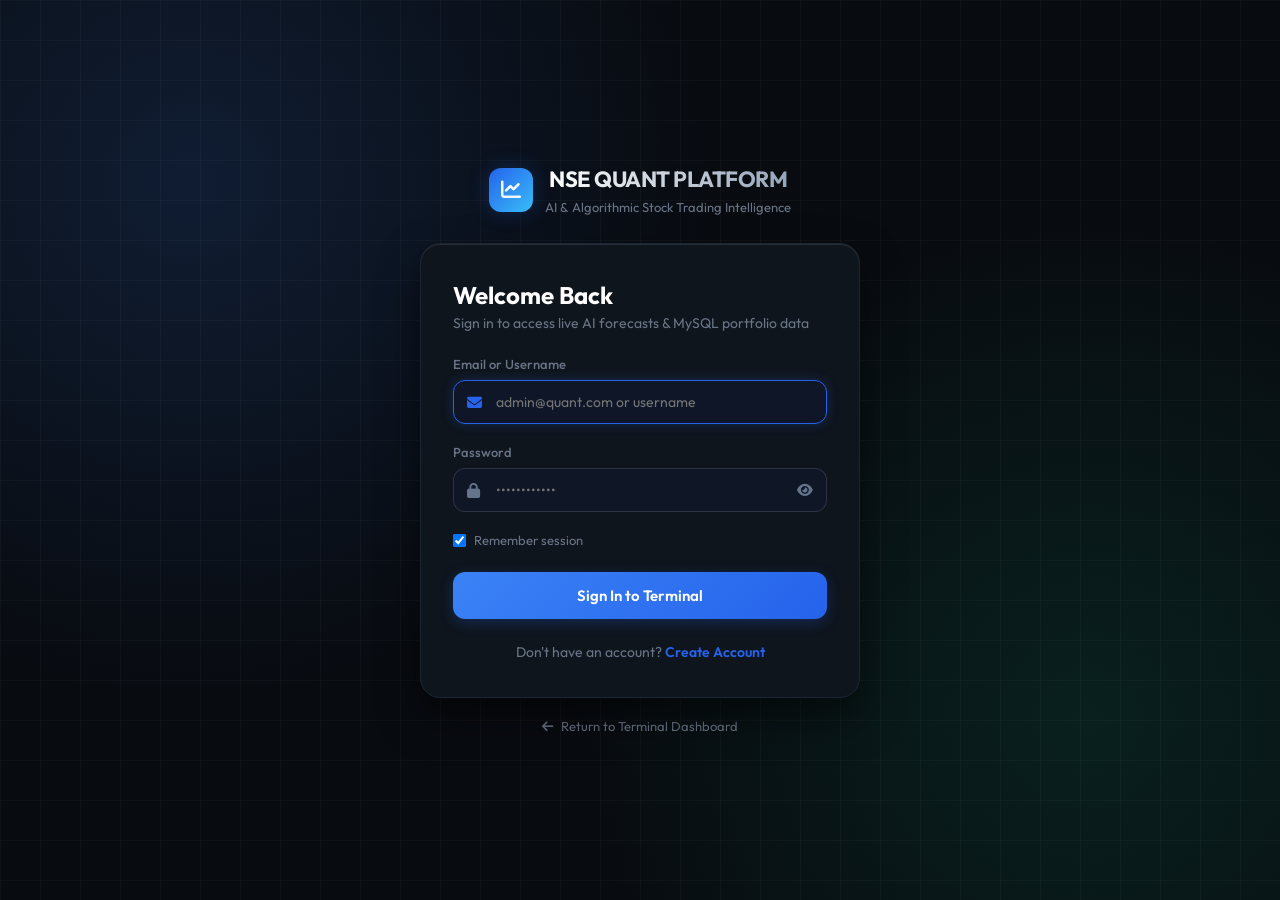
<file: frontend/templates/login.html>
<!DOCTYPE html>
<html lang="en">
<head>
    <meta charset="UTF-8">
    <meta name="viewport" content="width=device-width, initial-scale=1.0">
    <title>Sign In — NSE Quant Stock Predictor</title>
    <link rel="preconnect" href="https://fonts.googleapis.com">
    <link rel="preconnect" href="https://fonts.gstatic.com" crossorigin>
    <link href="https://fonts.googleapis.com/css2?family=Outfit:wght@300;400;500;600;700;800&family=JetBrains+Mono:wght@400;500;600&display=swap" rel="stylesheet">
    <link rel="stylesheet" href="https://cdnjs.cloudflare.com/ajax/libs/font-awesome/6.4.0/css/all.min.css">
    
    <style>
        :root {
            --bg-dark: #080B10;
            --card-bg: #0F151D;
            --card-border: #1C2632;
            --primary: #2563EB;
            --primary-glow: rgba(37, 99, 235, 0.25);
            --accent-green: #10B981;
            --accent-cyan: #38BDF8;
            --text-main: #F5F7FA;
            --text-muted: #697586;
            --danger: #EF4444;
        }

        * {
            box-sizing: border-box;
            margin: 0;
            padding: 0;
            font-family: 'Outfit', -apple-system, BlinkMacSystemFont, sans-serif;
        }

        body {
            background-color: var(--bg-dark);
            background-image: 
                radial-gradient(circle at 15% 20%, rgba(59, 130, 246, 0.15) 0%, transparent 40%),
                radial-gradient(circle at 85% 80%, rgba(16, 185, 129, 0.12) 0%, transparent 40%);
            color: var(--text-main);
            min-height: 100vh;
            display: flex;
            flex-direction: column;
            justify-content: center;
            align-items: center;
            padding: 20px;
            overflow-x: hidden;
        }

        .background-grid {
            position: fixed;
            top: 0;
            left: 0;
            width: 100vw;
            height: 100vh;
            background-size: 40px 40px;
            background-image: 
                linear-gradient(to right, rgba(255, 255, 255, 0.03) 1px, transparent 1px),
                linear-gradient(to bottom, rgba(255, 255, 255, 0.03) 1px, transparent 1px);
            z-index: 0;
            pointer-events: none;
        }

        .auth-container {
            position: relative;
            z-index: 10;
            width: 100%;
            max-width: 440px;
        }

        .brand-header {
            text-align: center;
            margin-bottom: 28px;
        }

        .brand-logo {
            display: inline-flex;
            align-items: center;
            gap: 12px;
            text-decoration: none;
            color: var(--text-main);
        }

        .brand-icon {
            width: 44px;
            height: 44px;
            background: linear-gradient(135deg, var(--primary), var(--accent-cyan));
            border-radius: 12px;
            display: flex;
            align-items: center;
            justify-content: center;
            font-size: 20px;
            box-shadow: 0 0 20px var(--primary-glow);
        }

        .brand-title {
            font-size: 22px;
            font-weight: 700;
            letter-spacing: -0.5px;
            background: linear-gradient(to right, #ffffff, #94a3b8);
            background-clip: text;
            -webkit-background-clip: text;
            -webkit-text-fill-color: transparent;
        }

        .brand-subtitle {
            font-size: 13px;
            color: var(--text-muted);
            margin-top: 6px;
        }

        .auth-card {
            background: var(--card-bg);
            backdrop-filter: blur(16px);
            -webkit-backdrop-filter: blur(16px);
            border: 1px solid var(--card-border);
            border-radius: 20px;
            padding: 36px 32px;
            box-shadow: 0 20px 40px rgba(0, 0, 0, 0.5),
                        inset 0 1px 0 rgba(255, 255, 255, 0.1);
        }

        .card-header {
            margin-bottom: 24px;
        }

        .card-header h2 {
            font-size: 24px;
            font-weight: 700;
            color: #fff;
        }

        .card-header p {
            font-size: 14px;
            color: var(--text-muted);
            margin-top: 4px;
        }

        .alert-box {
            display: none;
            padding: 12px 16px;
            border-radius: 10px;
            font-size: 13px;
            margin-bottom: 20px;
            align-items: center;
            gap: 10px;
        }

        .alert-danger {
            background: rgba(239, 68, 68, 0.15);
            border: 1px solid rgba(239, 68, 68, 0.3);
            color: #fca5a5;
        }

        .alert-success {
            background: rgba(16, 185, 129, 0.15);
            border: 1px solid rgba(16, 185, 129, 0.3);
            color: #6ee7b7;
        }

        .form-group {
            margin-bottom: 20px;
        }

        .form-label {
            display: block;
            font-size: 13px;
            font-weight: 500;
            color: var(--text-muted);
            margin-bottom: 8px;
        }

        .input-wrapper {
            position: relative;
            display: flex;
            align-items: center;
        }

        .input-icon {
            position: absolute;
            left: 14px;
            color: #64748b;
            font-size: 15px;
            transition: color 0.2s;
        }

        .form-input {
            width: 100%;
            padding: 12px 16px 12px 42px;
            background: rgba(15, 23, 42, 0.8);
            border: 1px solid rgba(255, 255, 255, 0.12);
            border-radius: 12px;
            color: #fff;
            font-size: 14px;
            outline: none;
            transition: all 0.2s ease;
        }

        .form-input:focus {
            border-color: var(--primary);
            box-shadow: 0 0 12px var(--primary-glow);
            background: rgba(15, 23, 42, 0.95);
        }

        .form-input:focus + .input-icon {
            color: var(--primary);
        }

        .toggle-pw {
            position: absolute;
            right: 14px;
            background: none;
            border: none;
            color: #64748b;
            cursor: pointer;
            font-size: 14px;
        }

        .toggle-pw:hover {
            color: #fff;
        }

        .form-options {
            display: flex;
            justify-content: space-between;
            align-items: center;
            margin-bottom: 24px;
            font-size: 13px;
        }

        .checkbox-container {
            display: flex;
            align-items: center;
            gap: 8px;
            color: var(--text-muted);
            cursor: pointer;
        }

        .btn-submit {
            width: 100%;
            padding: 14px;
            background: linear-gradient(135deg, #3b82f6, #2563eb);
            border: none;
            border-radius: 12px;
            color: #fff;
            font-size: 15px;
            font-weight: 600;
            cursor: pointer;
            box-shadow: 0 4px 14px var(--primary-glow);
            transition: all 0.2s ease;
            display: flex;
            align-items: center;
            justify-content: center;
            gap: 10px;
        }

        .btn-submit:hover {
            transform: translateY(-1px);
            box-shadow: 0 6px 20px rgba(59, 130, 246, 0.5);
            background: linear-gradient(135deg, #60a5fa, #3b82f6);
        }

        .btn-submit:active {
            transform: translateY(0);
        }

        .auth-footer {
            margin-top: 24px;
            text-align: center;
            font-size: 14px;
            color: var(--text-muted);
        }

        .auth-link {
            color: var(--primary);
            text-decoration: none;
            font-weight: 600;
            transition: color 0.2s;
        }

        .auth-link:hover {
            color: var(--accent-cyan);
            text-decoration: underline;
        }

        .back-link {
            display: inline-flex;
            align-items: center;
            gap: 8px;
            margin-top: 20px;
            font-size: 13px;
            color: var(--text-muted);
            text-decoration: none;
        }

        .back-link:hover {
            color: #fff;
        }

        .spinner {
            display: none;
            width: 18px;
            height: 18px;
            border: 2px solid rgba(255, 255, 255, 0.3);
            border-radius: 50%;
            border-top-color: #fff;
            animation: spin 0.8s linear infinite;
        }

        @keyframes spin {
            to { transform: rotate(360deg); }
        }
    </style>
</head>
<body>
    <div class="background-grid"></div>

    <div class="auth-container">
        <div class="brand-header">
            <a href="/" class="brand-logo">
                <div class="brand-icon"><i class="fa-solid fa-chart-line"></i></div>
                <div>
                    <div class="brand-title">NSE QUANT PLATFORM</div>
                    <div class="brand-subtitle">AI & Algorithmic Stock Trading Intelligence</div>
                </div>
            </a>
        </div>

        <div class="auth-card">
            <div class="card-header">
                <h2>Welcome Back</h2>
                <p>Sign in to access live AI forecasts & MySQL portfolio data</p>
            </div>

            <div id="alert-box" class="alert-box">
                <i id="alert-icon" class="fa-solid fa-circle-exclamation"></i>
                <span id="alert-msg"></span>
            </div>

            <form id="login-form">
                <div class="form-group">
                    <label class="form-label" for="email">Email or Username</label>
                    <div class="input-wrapper">
                        <input type="text" id="email" class="form-input" placeholder="admin@quant.com or username" required autofocus>
                        <i class="fa-solid fa-envelope input-icon"></i>
                    </div>
                </div>

                <div class="form-group">
                    <label class="form-label" for="password">Password</label>
                    <div class="input-wrapper">
                        <input type="password" id="password" class="form-input" placeholder="••••••••••••" required>
                        <i class="fa-solid fa-lock input-icon"></i>
                        <button type="button" class="toggle-pw" onclick="togglePasswordVisibility()">
                            <i id="pw-icon" class="fa-solid fa-eye"></i>
                        </button>
                    </div>
                </div>

                <div class="form-options">
                    <label class="checkbox-container">
                        <input type="checkbox" id="remember" checked>
                        <span>Remember session</span>
                    </label>
                </div>

                <button type="submit" id="btn-login" class="btn-submit">
                    <span id="btn-text">Sign In to Terminal</span>
                    <div id="btn-spinner" class="spinner"></div>
                </button>
            </form>

            <div class="auth-footer">
                Don't have an account? <a href="/register" class="auth-link">Create Account</a>
            </div>
        </div>

        <div style="text-align: center;">
            <a href="/" class="back-link">
                <i class="fa-solid fa-arrow-left"></i> Return to Terminal Dashboard
            </a>
        </div>
    </div>

    <script>
        function showAlert(message, isSuccess = false) {
            const box = document.getElementById("alert-box");
            const msg = document.getElementById("alert-msg");
            const icon = document.getElementById("alert-icon");

            box.className = "alert-box " + (isSuccess ? "alert-success" : "alert-danger");
            icon.className = "fa-solid " + (isSuccess ? "fa-circle-check" : "fa-circle-exclamation");
            msg.textContent = message;
            box.style.display = "flex";
        }

        function togglePasswordVisibility() {
            const pwInput = document.getElementById("password");
            const pwIcon = document.getElementById("pw-icon");
            if (pwInput.type === "password") {
                pwInput.type = "text";
                pwIcon.className = "fa-solid fa-eye-slash";
            } else {
                pwInput.type = "password";
                pwIcon.className = "fa-solid fa-eye";
            }
        }

        document.getElementById("login-form").addEventListener("submit", async function(e) {
            e.preventDefault();
            const email = document.getElementById("email").value.trim();
            const password = document.getElementById("password").value;
            const btn = document.getElementById("btn-login");
            const btnText = document.getElementById("btn-text");
            const btnSpinner = document.getElementById("btn-spinner");

            if (!email || !password) {
                showAlert("Please enter both email/username and password.");
                return;
            }

            btn.disabled = true;
            btnText.textContent = "Authenticating...";
            btnSpinner.style.display = "inline-block";

            try {
                const response = await fetch("/api/auth/login", {
                    method: "POST",
                    headers: { "Content-Type": "application/json" },
                    body: JSON.stringify({ email, password })
                });

                const data = await response.json();

                if (response.ok && data.status === "success") {
                    try { localStorage.removeItem("user_portfolio_holdings"); } catch (e) {}
                    localStorage.setItem("jwt_token", data.token);
                    localStorage.setItem("user_info", JSON.stringify(data.user));
                    showAlert("Authentication successful! Redirecting to Terminal...", true);

                    setTimeout(() => {
                        window.location.href = "/";
                    }, 1000);
                } else {
                    showAlert(data.message || "Invalid credentials. Please try again.");
                    btn.disabled = false;
                    btnText.textContent = "Sign In to Terminal";
                    btnSpinner.style.display = "none";
                }
            } catch (err) {
                showAlert("Connection error: Unable to reach server.");
                btn.disabled = false;
                btnText.textContent = "Sign In to Terminal";
                btnSpinner.style.display = "none";
            }
        });
    </script>
</body>
</html>
</file>
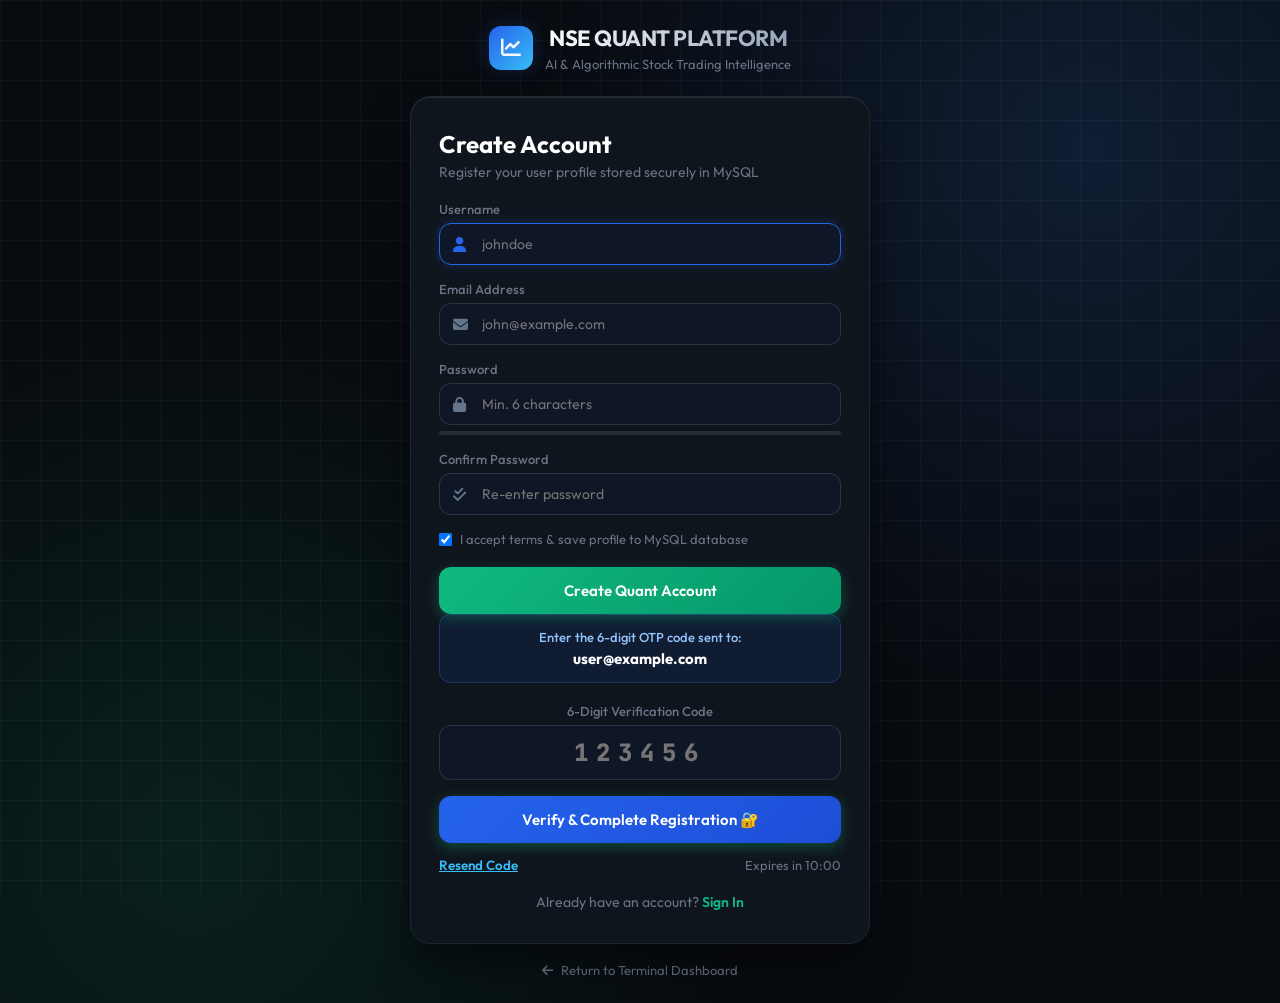
<file: frontend/templates/register.html>
<!DOCTYPE html>
<html lang="en">
<head>
    <meta charset="UTF-8">
    <meta name="viewport" content="width=device-width, initial-scale=1.0">
    <title>Create Account — NSE Quant Stock Predictor</title>
    <link rel="preconnect" href="https://fonts.googleapis.com">
    <link rel="preconnect" href="https://fonts.gstatic.com" crossorigin>
    <link href="https://fonts.googleapis.com/css2?family=Outfit:wght@300;400;500;600;700;800&family=JetBrains+Mono:wght@400;500;600&display=swap" rel="stylesheet">
    <link rel="stylesheet" href="https://cdnjs.cloudflare.com/ajax/libs/font-awesome/6.4.0/css/all.min.css">
    
    <style>
        :root {
            --bg-dark: #080B10;
            --card-bg: #0F151D;
            --card-border: #1C2632;
            --primary: #2563EB;
            --primary-glow: rgba(37, 99, 235, 0.25);
            --accent-green: #10B981;
            --accent-cyan: #38BDF8;
            --text-main: #F5F7FA;
            --text-muted: #697586;
            --danger: #EF4444;
        }

        * {
            box-sizing: border-box;
            margin: 0;
            padding: 0;
            font-family: 'Outfit', -apple-system, BlinkMacSystemFont, sans-serif;
        }

        body {
            background-color: var(--bg-dark);
            background-image: 
                radial-gradient(circle at 85% 15%, rgba(59, 130, 246, 0.15) 0%, transparent 40%),
                radial-gradient(circle at 15% 85%, rgba(16, 185, 129, 0.12) 0%, transparent 40%);
            color: var(--text-main);
            min-height: 100vh;
            display: flex;
            flex-direction: column;
            justify-content: center;
            align-items: center;
            padding: 24px 20px;
            overflow-x: hidden;
        }

        .background-grid {
            position: fixed;
            top: 0;
            left: 0;
            width: 100vw;
            height: 100vh;
            background-size: 40px 40px;
            background-image: 
                linear-gradient(to right, rgba(255, 255, 255, 0.03) 1px, transparent 1px),
                linear-gradient(to bottom, rgba(255, 255, 255, 0.03) 1px, transparent 1px);
            z-index: 0;
            pointer-events: none;
        }

        .auth-container {
            position: relative;
            z-index: 10;
            width: 100%;
            max-width: 460px;
        }

        .brand-header {
            text-align: center;
            margin-bottom: 24px;
        }

        .brand-logo {
            display: inline-flex;
            align-items: center;
            gap: 12px;
            text-decoration: none;
            color: var(--text-main);
        }

        .brand-icon {
            width: 44px;
            height: 44px;
            background: linear-gradient(135deg, var(--primary), var(--accent-cyan));
            border-radius: 12px;
            display: flex;
            align-items: center;
            justify-content: center;
            font-size: 20px;
            box-shadow: 0 0 20px var(--primary-glow);
        }

        .brand-title {
            font-size: 22px;
            font-weight: 700;
            letter-spacing: -0.5px;
            background: linear-gradient(to right, #ffffff, #94a3b8);
            background-clip: text;
            -webkit-background-clip: text;
            -webkit-text-fill-color: transparent;
        }

        .brand-subtitle {
            font-size: 13px;
            color: var(--text-muted);
            margin-top: 4px;
        }

        .auth-card {
            background: var(--card-bg);
            backdrop-filter: blur(16px);
            -webkit-backdrop-filter: blur(16px);
            border: 1px solid var(--card-border);
            border-radius: 20px;
            padding: 32px 28px;
            box-shadow: 0 20px 40px rgba(0, 0, 0, 0.5),
                        inset 0 1px 0 rgba(255, 255, 255, 0.1);
        }

        .card-header {
            margin-bottom: 20px;
        }

        .card-header h2 {
            font-size: 24px;
            font-weight: 700;
            color: #fff;
        }

        .card-header p {
            font-size: 14px;
            color: var(--text-muted);
            margin-top: 4px;
        }

        .alert-box {
            display: none;
            padding: 12px 16px;
            border-radius: 10px;
            font-size: 13px;
            margin-bottom: 18px;
            align-items: center;
            gap: 10px;
        }

        .alert-danger {
            background: rgba(239, 68, 68, 0.15);
            border: 1px solid rgba(239, 68, 68, 0.3);
            color: #fca5a5;
        }

        .alert-success {
            background: rgba(16, 185, 129, 0.15);
            border: 1px solid rgba(16, 185, 129, 0.3);
            color: #6ee7b7;
        }

        .form-group {
            margin-bottom: 16px;
        }

        .form-label {
            display: block;
            font-size: 13px;
            font-weight: 500;
            color: var(--text-muted);
            margin-bottom: 6px;
        }

        .input-wrapper {
            position: relative;
            display: flex;
            align-items: center;
        }

        .input-icon {
            position: absolute;
            left: 14px;
            color: #64748b;
            font-size: 15px;
            transition: color 0.2s;
        }

        .form-input {
            width: 100%;
            padding: 11px 16px 11px 42px;
            background: rgba(15, 23, 42, 0.8);
            border: 1px solid rgba(255, 255, 255, 0.12);
            border-radius: 12px;
            color: #fff;
            font-size: 14px;
            outline: none;
            transition: all 0.2s ease;
        }

        .form-input:focus {
            border-color: var(--primary);
            box-shadow: 0 0 12px var(--primary-glow);
            background: rgba(15, 23, 42, 0.95);
        }

        .form-input:focus + .input-icon {
            color: var(--primary);
        }

        .pw-strength {
            height: 4px;
            background: rgba(255, 255, 255, 0.1);
            border-radius: 2px;
            margin-top: 6px;
            overflow: hidden;
        }

        .pw-bar {
            height: 100%;
            width: 0%;
            transition: width 0.3s, background-color 0.3s;
        }

        .checkbox-container {
            display: flex;
            align-items: center;
            gap: 8px;
            color: var(--text-muted);
            font-size: 13px;
            cursor: pointer;
            margin-bottom: 20px;
        }

        .btn-submit {
            width: 100%;
            padding: 14px;
            background: linear-gradient(135deg, #10b981, #059669);
            border: none;
            border-radius: 12px;
            color: #fff;
            font-size: 15px;
            font-weight: 600;
            cursor: pointer;
            box-shadow: 0 4px 14px rgba(16, 185, 129, 0.35);
            transition: all 0.2s ease;
            display: flex;
            align-items: center;
            justify-content: center;
            gap: 10px;
        }

        .btn-submit:hover {
            transform: translateY(-1px);
            box-shadow: 0 6px 20px rgba(16, 185, 129, 0.5);
            background: linear-gradient(135deg, #34d399, #10b981);
        }

        .auth-footer {
            margin-top: 20px;
            text-align: center;
            font-size: 14px;
            color: var(--text-muted);
        }

        .auth-link {
            color: var(--accent-green);
            text-decoration: none;
            font-weight: 600;
            transition: color 0.2s;
        }

        .auth-link:hover {
            color: var(--accent-cyan);
            text-decoration: underline;
        }

        .back-link {
            display: inline-flex;
            align-items: center;
            gap: 8px;
            margin-top: 18px;
            font-size: 13px;
            color: var(--text-muted);
            text-decoration: none;
        }

        .back-link:hover {
            color: #fff;
        }

        .spinner {
            display: none;
            width: 18px;
            height: 18px;
            border: 2px solid rgba(255, 255, 255, 0.3);
            border-radius: 50%;
            border-top-color: #fff;
            animation: spin 0.8s linear infinite;
        }

        @keyframes spin {
            to { transform: rotate(360deg); }
        }
    </style>
</head>
<body>
    <div class="background-grid"></div>

    <div class="auth-container">
        <div class="brand-header">
            <a href="/" class="brand-logo">
                <div class="brand-icon"><i class="fa-solid fa-chart-line"></i></div>
                <div>
                    <div class="brand-title">NSE QUANT PLATFORM</div>
                    <div class="brand-subtitle">AI & Algorithmic Stock Trading Intelligence</div>
                </div>
            </a>
        </div>

        <div class="auth-card">
            <div class="card-header">
                <h2>Create Account</h2>
                <p>Register your user profile stored securely in MySQL</p>
            </div>

            <div id="alert-box" class="alert-box">
                <i id="alert-icon" class="fa-solid fa-circle-exclamation"></i>
                <span id="alert-msg"></span>
            </div>

            <form id="register-form">
                <div class="form-group">
                    <label class="form-label" for="username">Username</label>
                    <div class="input-wrapper">
                        <input type="text" id="username" class="form-input" placeholder="johndoe" required autofocus>
                        <i class="fa-solid fa-user input-icon"></i>
                    </div>
                </div>

                <div class="form-group">
                    <label class="form-label" for="email">Email Address</label>
                    <div class="input-wrapper">
                        <input type="email" id="email" class="form-input" placeholder="john@example.com" required>
                        <i class="fa-solid fa-envelope input-icon"></i>
                    </div>
                </div>

                <div class="form-group">
                    <label class="form-label" for="password">Password</label>
                    <div class="input-wrapper">
                        <input type="password" id="password" class="form-input" placeholder="Min. 6 characters" required oninput="checkStrength()">
                        <i class="fa-solid fa-lock input-icon"></i>
                    </div>
                    <div class="pw-strength">
                        <div id="pw-bar" class="pw-bar"></div>
                    </div>
                </div>

                <div class="form-group">
                    <label class="form-label" for="confirm_password">Confirm Password</label>
                    <div class="input-wrapper">
                        <input type="password" id="confirm_password" class="form-input" placeholder="Re-enter password" required>
                        <i class="fa-solid fa-check-double input-icon"></i>
                    </div>
                </div>

                <label class="checkbox-container">
                    <input type="checkbox" id="terms" required checked>
                    <span>I accept terms & save profile to MySQL database</span>
                </label>

                <button type="submit" id="btn-register" class="btn-submit">
                    <span id="btn-text">Create Quant Account</span>
                    <div id="btn-spinner" class="spinner"></div>
                </button>
            <!-- STEP 2: OTP VERIFICATION FORM (HIDDEN BY DEFAULT) -->
            <form id="otp-form" style="display: none;">
                <div style="background: rgba(37, 99, 235, 0.1); border: 1px solid rgba(59, 130, 246, 0.25); padding: 14px 16px; border-radius: 12px; margin-bottom: 20px; text-align: center;">
                    <div style="font-size: 13px; color: #93c5fd; font-weight: 500;">
                        Enter the 6-digit OTP code sent to:
                    </div>
                    <div id="otp-target-email" style="font-size: 15px; font-weight: 700; color: #fff; margin-top: 4px;">
                        user@example.com
                    </div>
                    <div id="otp-demo-badge" style="display: none; margin-top: 12px; padding: 10px 14px; background: rgba(16, 185, 129, 0.15); border: 1px dashed #10b981; border-radius: 10px; font-size: 13.5px; color: #6ee7b7;">
                        <span>⚡ Verification Code: <strong id="otp-demo-value" style="font-family: monospace; font-size: 20px; letter-spacing: 3px; color: #34d399; margin-left: 6px;"></strong></span>
                        <div style="font-size: 11.5px; color: #94a3b8; margin-top: 4px;">(Auto-filled for instant cloud access)</div>
                    </div>
                </div>

                <div class="form-group">
                    <label class="form-label" for="otp_code" style="text-align: center; display: block;">6-Digit Verification Code</label>
                    <div class="input-wrapper">
                        <input type="text" id="otp_code" class="form-input" placeholder="123456" maxlength="6" pattern="[0-9]{6}" style="letter-spacing: 8px; font-size: 24px; font-weight: 800; text-align: center; font-family: 'JetBrains Mono', monospace; padding-left: 16px;" required autofocus>
                    </div>
                </div>

                <button type="submit" id="btn-verify-otp" class="btn-submit" style="background: linear-gradient(135deg, #2563eb, #1d4ed8); margin-bottom: 14px;">
                    <span id="btn-verify-text">Verify & Complete Registration 🔐</span>
                    <div id="btn-verify-spinner" class="spinner"></div>
                </button>

                <div style="display: flex; justify-content: space-between; align-items: center; font-size: 13px; color: var(--text-muted);">
                    <button type="button" id="btn-resend-otp" style="background: none; border: none; color: var(--accent-cyan); font-weight: 600; cursor: pointer; text-decoration: underline;">
                        Resend Code
                    </button>
                    <span id="otp-timer">Expires in 10:00</span>
                </div>
            </form>

            <div class="auth-footer">
                Already have an account? <a href="/login" class="auth-link">Sign In</a>
            </div>
        </div>

        <div style="text-align: center;">
            <a href="/" class="back-link">
                <i class="fa-solid fa-arrow-left"></i> Return to Terminal Dashboard
            </a>
        </div>
    </div>

    <script>
        let targetUserEmail = "";

        function showAlert(message, isSuccess = false) {
            const box = document.getElementById("alert-box");
            const msg = document.getElementById("alert-msg");
            const icon = document.getElementById("alert-icon");

            box.className = "alert-box " + (isSuccess ? "alert-success" : "alert-danger");
            icon.className = "fa-solid " + (isSuccess ? "fa-circle-check" : "fa-circle-exclamation");
            msg.textContent = message;
            box.style.display = "flex";
        }

        function checkStrength() {
            const val = document.getElementById("password").value;
            const bar = document.getElementById("pw-bar");
            let score = 0;
            if (val.length >= 6) score += 40;
            if (/[A-Z]/.test(val)) score += 30;
            if (/[0-9]/.test(val) || /[^A-Za-z0-9]/.test(val)) score += 30;

            bar.style.width = score + "%";
            if (score <= 40) bar.style.backgroundColor = "#ef4444";
            else if (score <= 70) bar.style.backgroundColor = "#f59e0b";
            else bar.style.backgroundColor = "#10b981";
        }

        document.getElementById("register-form").addEventListener("submit", async function(e) {
            e.preventDefault();
            const username = document.getElementById("username").value.trim();
            const email = document.getElementById("email").value.trim();
            const password = document.getElementById("password").value;
            const confirmPassword = document.getElementById("confirm_password").value;
            const btn = document.getElementById("btn-register");
            const btnText = document.getElementById("btn-text");
            const btnSpinner = document.getElementById("btn-spinner");

            if (password.length < 6) {
                showAlert("Password must be at least 6 characters long.");
                return;
            }

            if (password !== confirmPassword) {
                showAlert("Passwords do not match. Please re-enter.");
                return;
            }

            btn.disabled = true;
            btnText.textContent = "Sending Verification OTP...";
            btnSpinner.style.display = "inline-block";

            try {
                const response = await fetch("/api/auth/register", {
                    method: "POST",
                    headers: { "Content-Type": "application/json" },
                    body: JSON.stringify({ username, email, password })
                });

                const data = await response.json();

                if (response.ok && data.status === "otp_required") {
                    targetUserEmail = data.email;
                    document.getElementById("otp-target-email").textContent = data.email;

                    // Transition to OTP Step
                    document.getElementById("register-form").style.display = "none";
                    document.getElementById("otp-form").style.display = "block";
                    document.querySelector(".card-header h2").textContent = "Verify Email OTP";
                    document.querySelector(".card-header p").textContent = "Step 2: Enter the 6-digit code sent to your inbox";

                    showAlert(`Verification code sent to ${data.email}! Check your email inbox.`, true);
                    
                    if (data.otp_demo) {
                        const badge = document.getElementById("otp-demo-badge");
                        const val = document.getElementById("otp-demo-value");
                        const input = document.getElementById("otp_code");
                        if (badge && val) {
                            badge.style.display = "block";
                            val.textContent = data.otp_demo;
                        }
                        if (input) {
                            input.value = data.otp_demo;
                        }
                    }
                } else if (response.ok && data.status === "success") {
                    localStorage.setItem("jwt_token", data.token);
                    localStorage.setItem("user_info", JSON.stringify(data.user));
                    showAlert("Account created successfully! Redirecting...", true);
                    setTimeout(() => { window.location.href = "/"; }, 1000);
                } else {
                    showAlert(data.message || "Registration failed. Please try again.");
                    btn.disabled = false;
                    btnText.textContent = "Create Quant Account";
                    btnSpinner.style.display = "none";
                }
            } catch (err) {
                showAlert("Connection error: Unable to reach server.");
                btn.disabled = false;
                btnText.textContent = "Create Quant Account";
                btnSpinner.style.display = "none";
            }
        });

        // OTP Verification Form Handler
        document.getElementById("otp-form").addEventListener("submit", async function(e) {
            e.preventDefault();
            const otpCode = document.getElementById("otp_code").value.trim();
            const btn = document.getElementById("btn-verify-otp");
            const btnText = document.getElementById("btn-verify-text");
            const btnSpinner = document.getElementById("btn-verify-spinner");

            if (otpCode.length !== 6 || !/^\d+$/.test(otpCode)) {
                showAlert("Please enter a valid 6-digit numeric OTP code.");
                return;
            }

            btn.disabled = true;
            btnText.textContent = "Verifying Code...";
            btnSpinner.style.display = "inline-block";

            try {
                const response = await fetch("/api/auth/verify-otp", {
                    method: "POST",
                    headers: { "Content-Type": "application/json" },
                    body: JSON.stringify({ email: targetUserEmail, otp: otpCode })
                });

                const data = await response.json();

                if (response.ok && data.status === "success") {
                    try { localStorage.removeItem("user_portfolio_holdings"); } catch (e) {}
                    localStorage.setItem("jwt_token", data.token);
                    localStorage.setItem("user_info", JSON.stringify(data.user));
                    showAlert("🎉 Email verified & account created! Redirecting to terminal...", true);

                    setTimeout(() => {
                        window.location.href = "/";
                    }, 1200);
                } else {
                    showAlert(data.message || "OTP verification failed. Please check the code.");
                    btn.disabled = false;
                    btnText.textContent = "Verify & Complete Registration 🔐";
                    btnSpinner.style.display = "none";
                }
            } catch (err) {
                showAlert("Connection error during verification.");
                btn.disabled = false;
                btnText.textContent = "Verify & Complete Registration 🔐";
                btnSpinner.style.display = "none";
            }
        });

        // Resend OTP Handler
        document.getElementById("btn-resend-otp").addEventListener("click", async function() {
            if (!targetUserEmail) return;
            this.disabled = true;
            this.textContent = "Sending...";

            try {
                const response = await fetch("/api/auth/resend-otp", {
                    method: "POST",
                    headers: { "Content-Type": "application/json" },
                    body: JSON.stringify({ email: targetUserEmail })
                });

                const data = await response.json();
                if (response.ok && data.status === "success") {
                    showAlert("Fresh OTP verification code dispatched to your email!", true);
                    if (data.otp_demo) {
                        const badge = document.getElementById("otp-demo-badge");
                        const val = document.getElementById("otp-demo-value");
                        const input = document.getElementById("otp_code");
                        if (badge && val) {
                            badge.style.display = "block";
                            val.textContent = data.otp_demo;
                        }
                        if (input) {
                            input.value = data.otp_demo;
                        }
                    }
                } else {
                    showAlert(data.message || "Failed to resend OTP code.");
                }
            } catch (err) {
                showAlert("Error resending OTP code.");
            } finally {
                setTimeout(() => {
                    document.getElementById("btn-resend-otp").disabled = false;
                    document.getElementById("btn-resend-otp").textContent = "Resend Code";
                }, 10000);
            }
        });
    </script>
</body>
</html>
</file>
